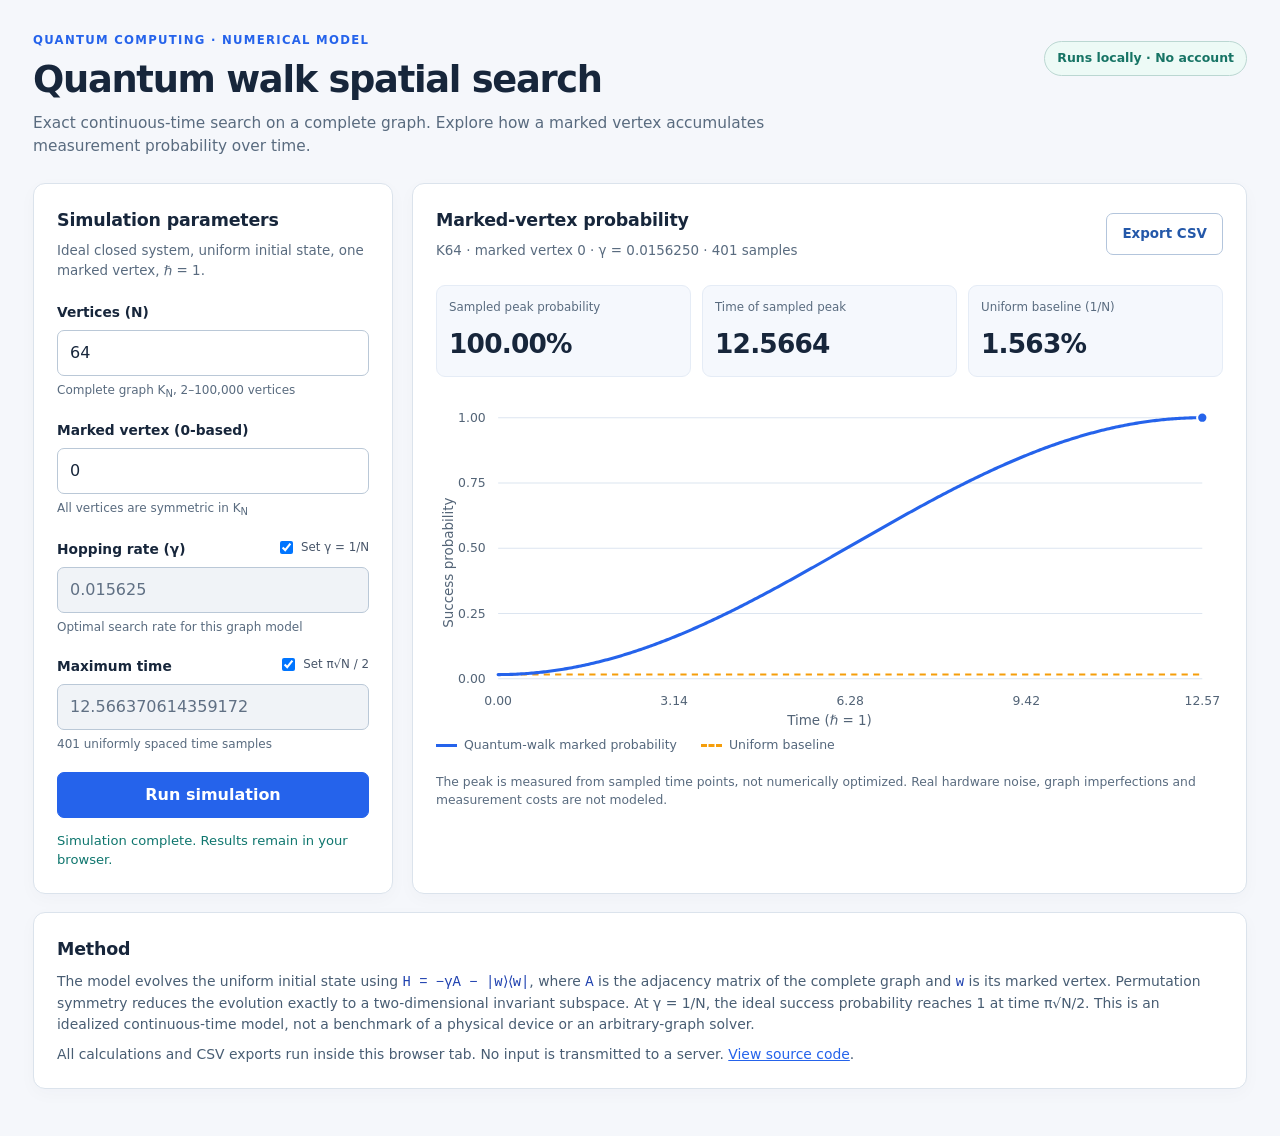
<file: index.html>
<!doctype html>
<html lang="en"><head><meta charset="utf-8"><meta name="viewport" content="width=device-width, initial-scale=1"><meta http-equiv="refresh" content="0; url=./web/"><title>Quantum Walk Spatial Search</title></head>
<body><p>Open the <a href="./web/">Quantum Walk Spatial Search simulator</a>.</p></body></html>
</file>
<file: web/style.css>
:root { color-scheme: light; --ink:#17263b; --muted:#596b7f; --border:#dbe3ec; --blue:#2563eb; --back:#f5f7fb; --white:#fff; }
* { box-sizing:border-box; }
body { margin:0; background:var(--back); color:var(--ink); font-family:system-ui,-apple-system,"Segoe UI",sans-serif; line-height:1.5; }
.shell { max-width:1270px; margin:0 auto; padding:32px 28px 48px; }
.topline { display:flex; justify-content:space-between; align-items:start; gap:20px; margin-bottom:25px; }
h1 { font-size:clamp(1.75rem,3vw,2.3rem); line-height:1.2; letter-spacing:-.035em; margin:8px 0 10px; }
h2 { font-size:1.09rem; letter-spacing:-.01em; margin:0 0 8px; }
p { margin:0; }
.eyebrow { color:var(--blue); letter-spacing:.11em; font-size:.73rem; font-weight:750; }
.intro { max-width:740px; color:var(--muted); font-size:.96rem; }
.tag { border:1px solid #bbd7d2; background:#edfaf6; color:#177465; font-size:.78rem; font-weight:600; border-radius:50px; white-space:nowrap; padding:7px 12px; margin-top:9px; }
.layout { display:grid; grid-template-columns:minmax(280px,360px) minmax(0,1fr); gap:19px; align-items:stretch; }
.panel,.model { background:var(--white); border:1px solid var(--border); box-shadow:0 5px 18px #182d4407; border-radius:12px; padding:23px; }
.aside { color:var(--muted); font-size:.84rem; }
form { margin-top:21px; }
.field { margin-bottom:19px; }
.field label { display:block; font-size:.86rem; font-weight:650; margin-bottom:7px; }
.field input[type=number] { width:100%; font:inherit; padding:10px 12px; border-radius:7px; border:1px solid #bac8d7; background:#fff; color:var(--ink); }
.field input[type=number]:disabled { background:#f0f3f7; color:#607084; }
.field small { display:block; color:var(--muted); font-size:.75rem; margin-top:5px; }
.between { display:flex; align-items:baseline; justify-content:space-between; gap:10px; flex-wrap:wrap; }
.field .check { display:flex; align-items:center; gap:5px; color:#475569; font-size:.74rem; font-weight:500; white-space:nowrap; }
button { font:inherit; font-weight:650; cursor:pointer; border-radius:7px; padding:10px 15px; }
button:focus-visible,a:focus-visible,input:focus-visible { outline:3px solid #93c5fd; outline-offset:2px; }
.primary { background:var(--blue); color:white; border:1px solid var(--blue); width:100%; }
.primary:hover { background:#1d4ed8; }
.secondary { background:white; color:#2458a9; border:1px solid #b3c5dc; white-space:nowrap; font-size:.84rem; }
.secondary:hover:not(:disabled) { background:#f0f6ff; }
button:disabled { opacity:.48; cursor:not-allowed; }
.status { font-size:.82rem; margin-top:13px; min-height:1.5em; color:var(--muted); }
.status.success { color:#0f766e; } .status.error { color:#b91c1c; }
.result-header { display:flex; align-items:center; justify-content:space-between; flex-wrap:wrap; gap:12px; }
.summary { display:grid; grid-template-columns:repeat(3,minmax(0,1fr)); gap:11px; margin:24px 0 20px; }
.summary>div { padding:13px 12px; background:#f5f8fd; border:1px solid #e5ecf6; border-radius:9px; }
.kpi-label { display:block; color:var(--muted); font-size:.74rem; margin-bottom:7px; }
.summary strong { font-size:clamp(1.12rem,2.2vw,1.65rem); font-variant-numeric:tabular-nums; letter-spacing:-.03em; overflow-wrap:anywhere; }
.plot-container { width:100%; background:white; overflow:hidden; }
svg { width:100%; display:block; height:auto; min-height:200px; }
.legend { display:flex; flex-wrap:wrap; gap:12px 24px; font-size:.78rem; color:#54677c; margin-top:7px; }
.legend span { display:flex; align-items:center; gap:7px; }
.legend i { width:21px; display:inline-block; border-top:3px solid var(--blue); }
.legend .line-amber { border-color:#f59e0b; border-top-style:dashed; }
.footnote { font-size:.77rem; color:var(--muted); margin-top:18px; }
.model { margin-top:18px; }
.model p { color:#485d73; font-size:.87rem; margin-top:9px; }
.model code { font-family:ui-monospace,SFMono-Regular,Consolas,monospace; color:#1e40af; white-space:normal; }
.model a { color:var(--blue); }
@media(max-width:860px){.shell{padding:20px 14px 35px}.layout{grid-template-columns:1fr}.panel,.model{padding:18px}.topline{flex-direction:column;gap:5px}.summary{margin:17px 0}.tag{margin-top:0} }
@media(max-width:440px){.summary{grid-template-columns:1fr}.summary strong{font-size:1.4rem}.result-header{align-items:start}.intro{font-size:.86rem} }
</file>
